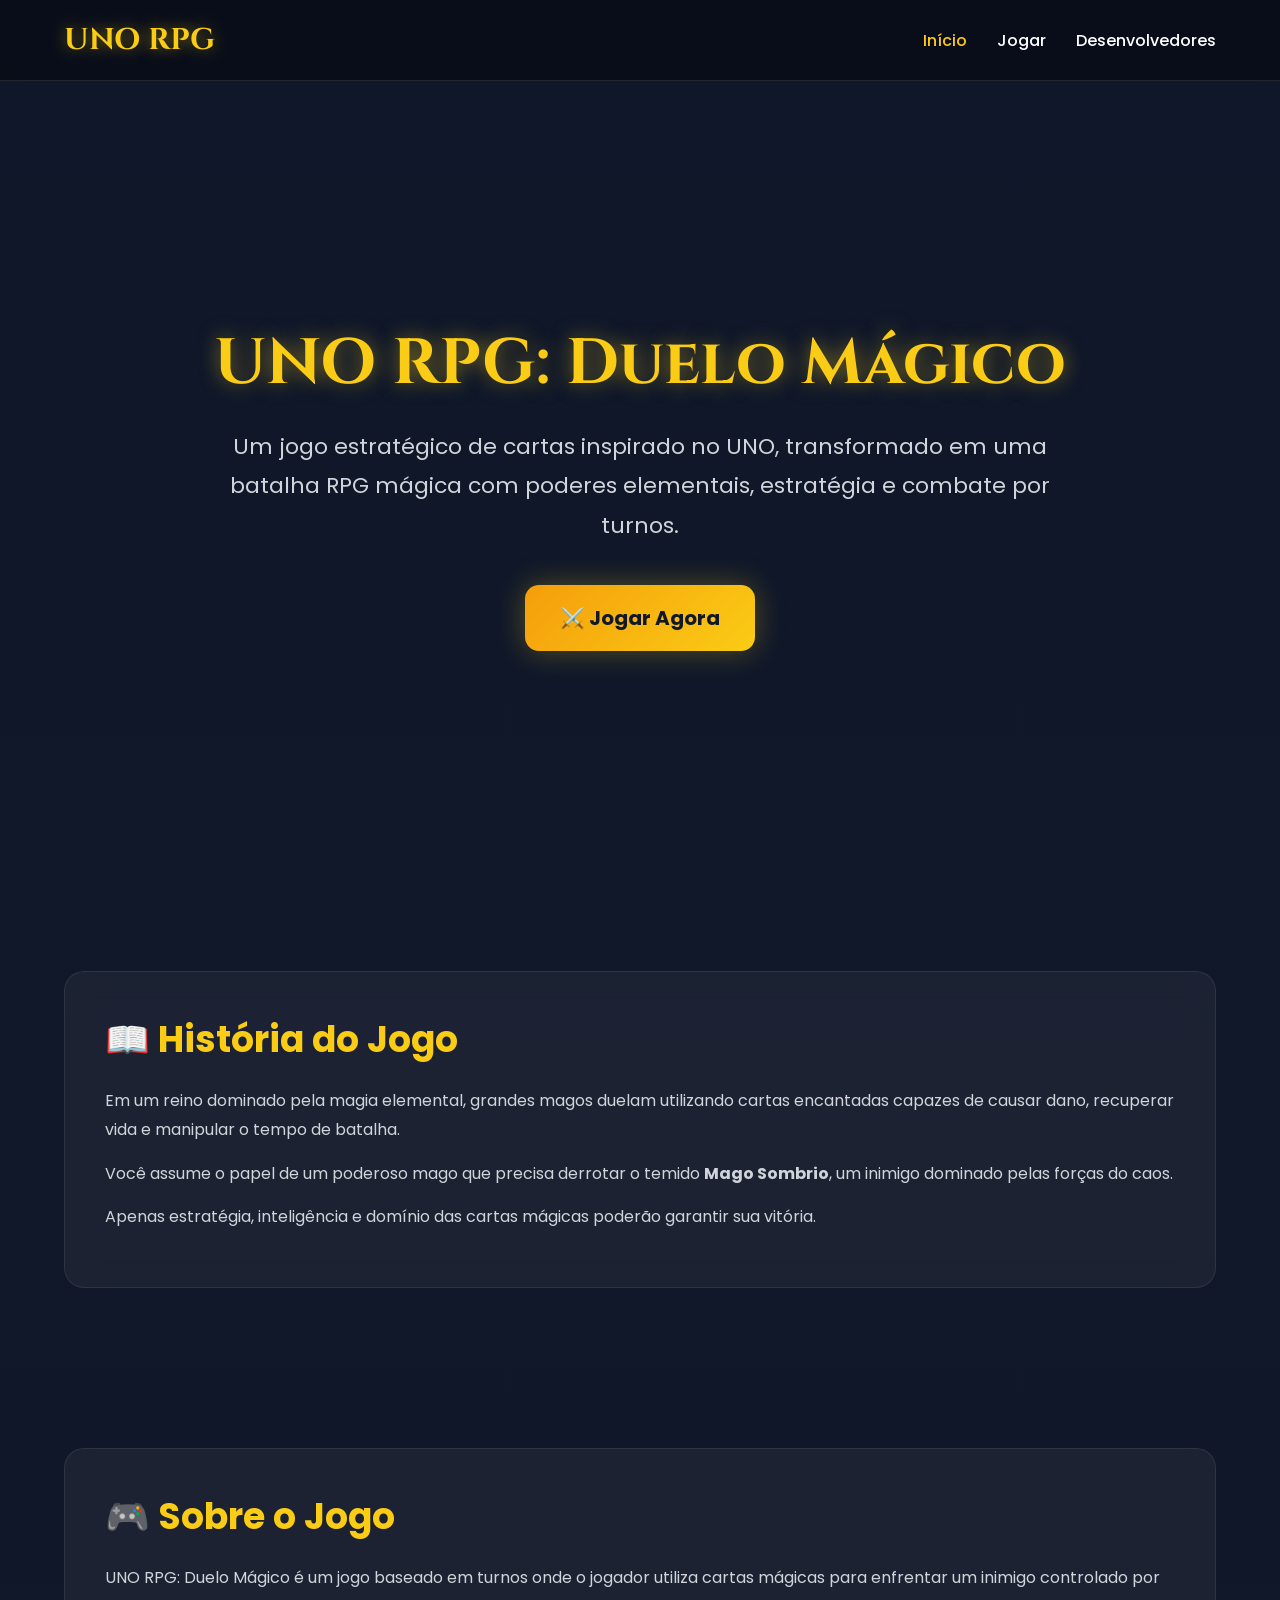
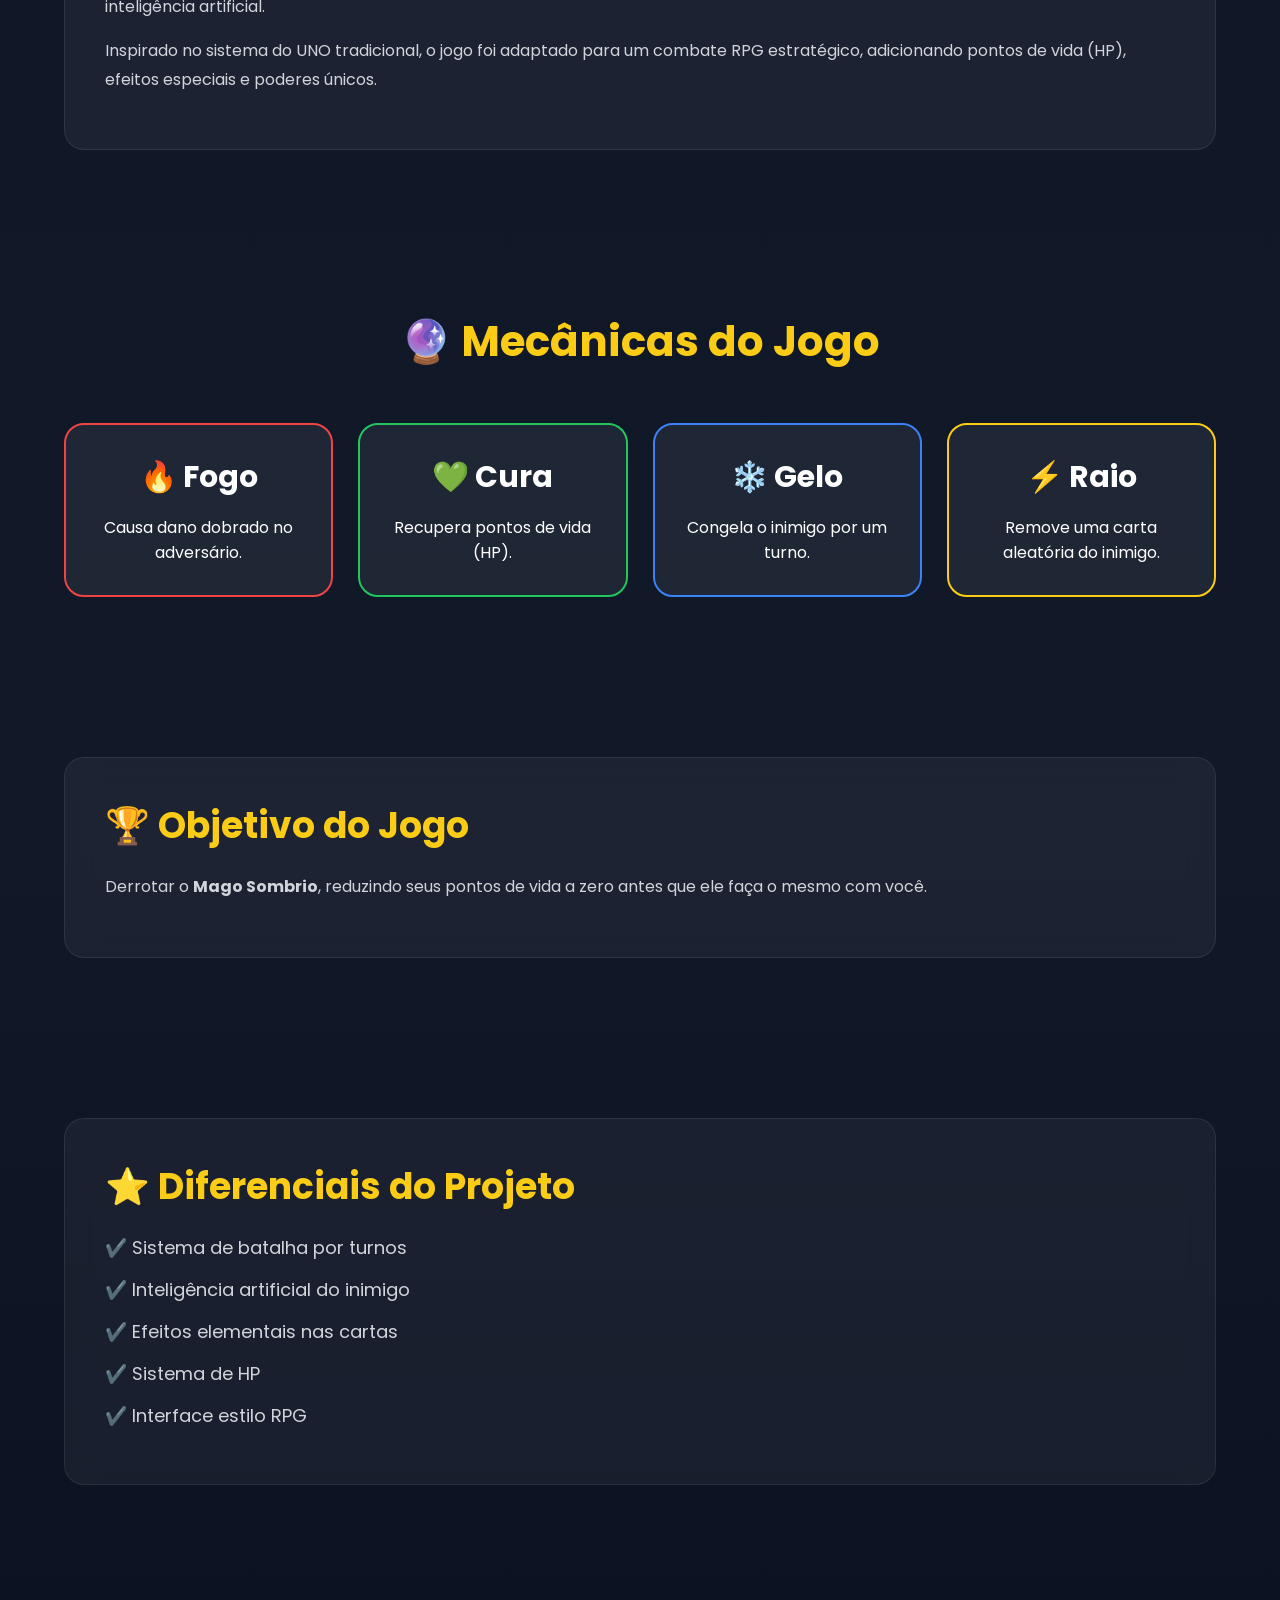
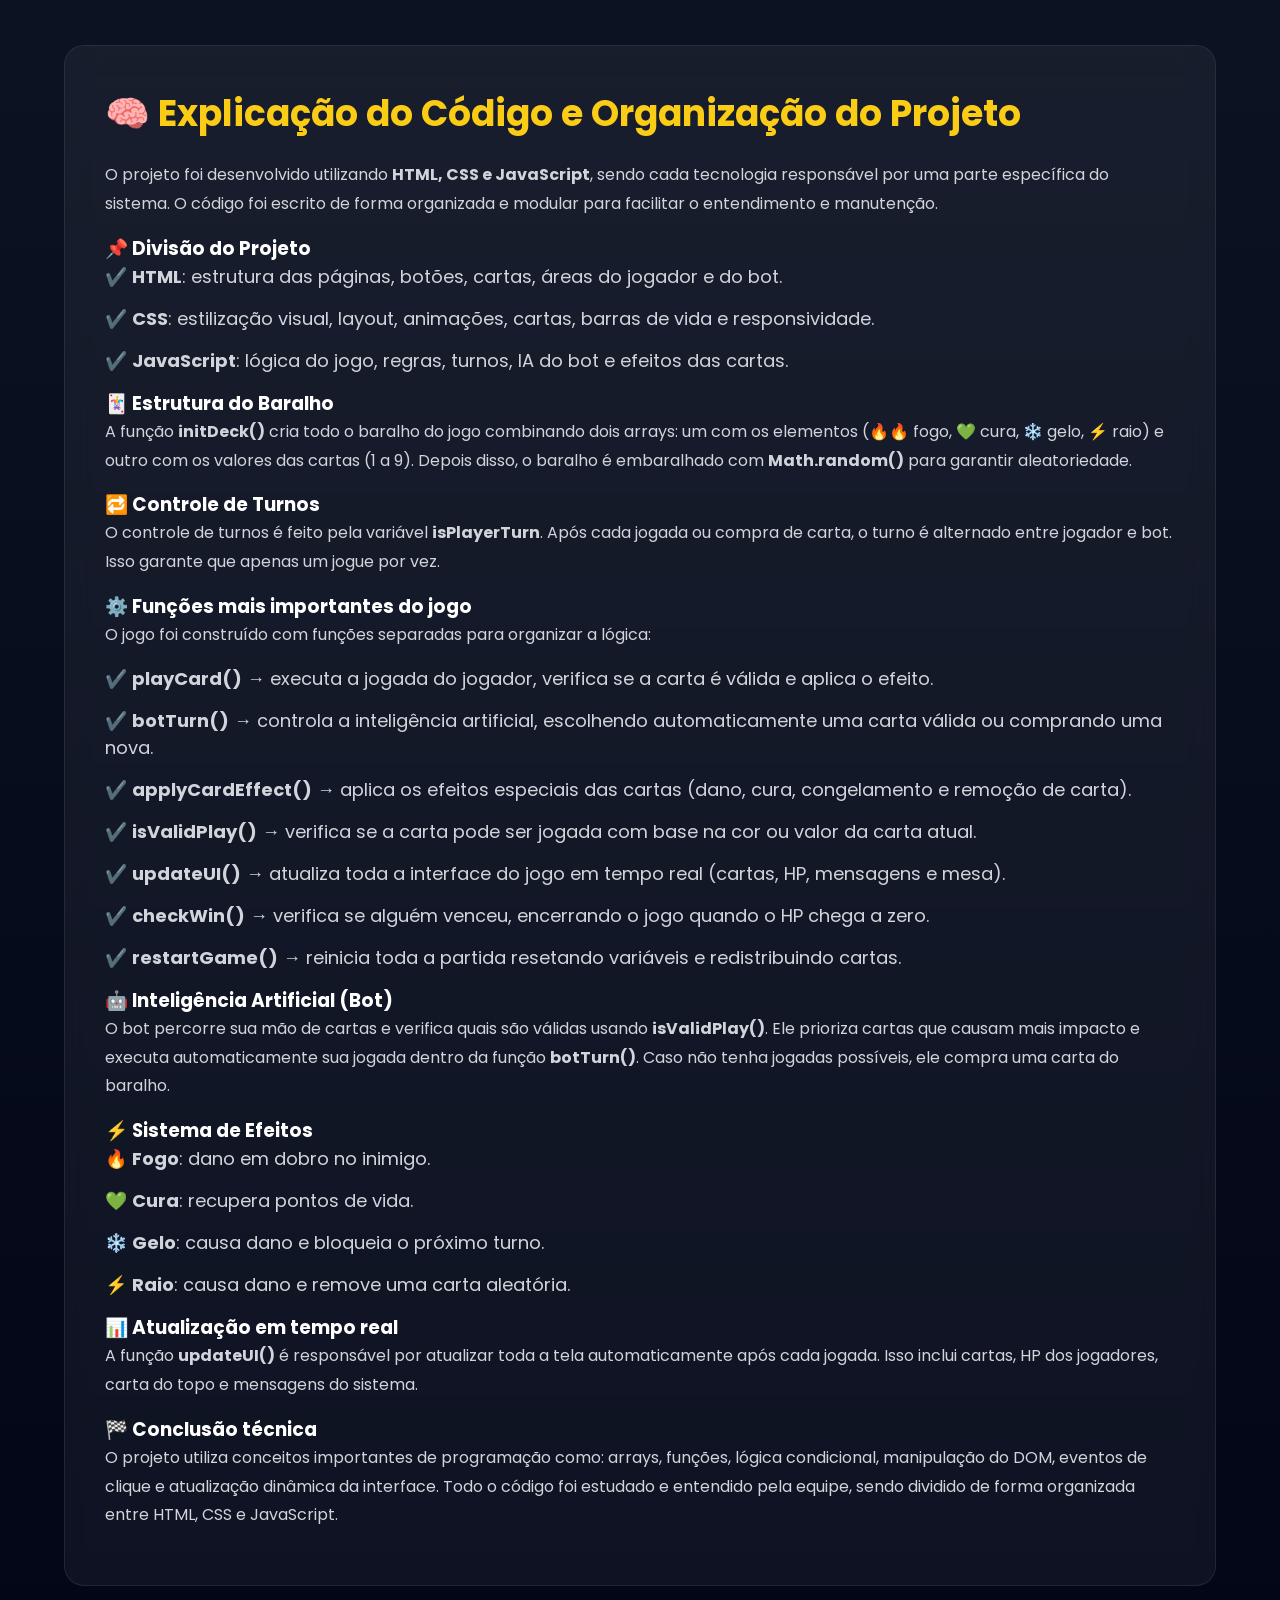
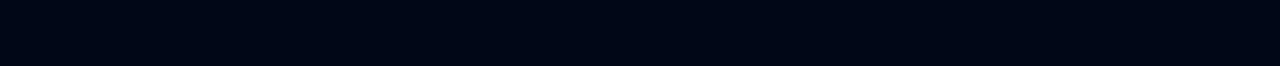
<file: pjogo/index.html>
<!DOCTYPE html>
<html lang="pt-BR">
<head>
    <meta charset="UTF-8">
    <meta name="viewport" content="width=device-width, initial-scale=1.0">
    <title>UNO RPG - Duelo Mágico</title>

    <link rel="stylesheet" href="style.css">

    <link rel="preconnect" href="https://fonts.googleapis.com">
    <link href="https://fonts.googleapis.com/css2?family=Cinzel:wght@400;600;700&family=Poppins:wght@300;400;500;600&display=swap" rel="stylesheet">
</head>
<body>

    <!-- MENU -->
    <header class="header">
        <nav class="navbar">
            <h1 class="logo">UNO RPG</h1>

            <ul class="nav-links">
                <li><a href="index.html" class="active">Início</a></li>
                <li><a href="jogo.html">Jogar</a></li>
                <li><a href="desenvolvedores.html">Desenvolvedores</a></li>
            </ul>
        </nav>
    </header>

    <!-- HERO -->
    <section class="hero">

        <div class="hero-content">

            <h2>UNO RPG: Duelo Mágico</h2>

            <p>
                Um jogo estratégico de cartas inspirado no UNO,
                transformado em uma batalha RPG mágica com
                poderes elementais, estratégia e combate por turnos.
            </p>

            <a href="jogo.html" class="btn-primary">
                ⚔️ Jogar Agora
            </a>

        </div>

    </section>

    <!-- HISTÓRIA -->
    <section class="section-container">

        <div class="card-section">

            <h2>📖 História do Jogo</h2>

            <p>
                Em um reino dominado pela magia elemental, grandes magos
                duelam utilizando cartas encantadas capazes de causar dano,
                recuperar vida e manipular o tempo de batalha.
            </p>

            <p>
                Você assume o papel de um poderoso mago que precisa derrotar
                o temido <strong>Mago Sombrio</strong>, um inimigo dominado
                pelas forças do caos.
            </p>

            <p>
                Apenas estratégia, inteligência e domínio das cartas mágicas
                poderão garantir sua vitória.
            </p>

        </div>

    </section>

    <!-- SOBRE O JOGO -->
    <section class="section-container">

        <div class="card-section">

            <h2>🎮 Sobre o Jogo</h2>

            <p>
                UNO RPG: Duelo Mágico é um jogo baseado em turnos onde o
                jogador utiliza cartas mágicas para enfrentar um inimigo
                controlado por inteligência artificial.
            </p>

            <p>
                Inspirado no sistema do UNO tradicional, o jogo foi
                adaptado para um combate RPG estratégico, adicionando
                pontos de vida (HP), efeitos especiais e poderes únicos.
            </p>

        </div>

    </section>

    <!-- MECÂNICAS -->
    <section class="section-container">

        <h2 class="center-title">
            🔮 Mecânicas do Jogo
        </h2>

        <div class="cards-grid">

            <div class="mechanic-card fire">
                <h3>🔥 Fogo</h3>
                <p>Causa dano dobrado no adversário.</p>
            </div>

            <div class="mechanic-card heal">
                <h3>💚 Cura</h3>
                <p>Recupera pontos de vida (HP).</p>
            </div>

            <div class="mechanic-card ice">
                <h3>❄️ Gelo</h3>
                <p>Congela o inimigo por um turno.</p>
            </div>

            <div class="mechanic-card thunder">
                <h3>⚡ Raio</h3>
                <p>Remove uma carta aleatória do inimigo.</p>
            </div>

        </div>

    </section>

    <!-- OBJETIVO -->
    <section class="section-container">

        <div class="card-section objective">

            <h2>🏆 Objetivo do Jogo</h2>

            <p>
                Derrotar o <strong>Mago Sombrio</strong>,
                reduzindo seus pontos de vida a zero antes que ele
                faça o mesmo com você.
            </p>

        </div>

    </section>

    <!-- DIFERENCIAIS -->
    <section class="section-container">

        <div class="card-section">

            <h2>⭐ Diferenciais do Projeto</h2>

            <ul class="features-list">
                <li>✔️ Sistema de batalha por turnos</li>
                <li>✔️ Inteligência artificial do inimigo</li>
                <li>✔️ Efeitos elementais nas cartas</li>
                <li>✔️ Sistema de HP</li>
                <li>✔️ Interface estilo RPG</li>
            </ul>

        </div>

    </section>

<!-- 🧠 EXPLICAÇÃO COMPLETA DO CÓDIGO -->
<section class="section-container">

    <div class="card-section">

        <h2>🧠 Explicação do Código e Organização do Projeto</h2>

        <p>
            O projeto foi desenvolvido utilizando <strong>HTML, CSS e JavaScript</strong>,
            sendo cada tecnologia responsável por uma parte específica do sistema.
            O código foi escrito de forma organizada e modular para facilitar o entendimento
            e manutenção.
        </p>

        <h3>📌 Divisão do Projeto</h3>

        <ul class="features-list">

            <li>
                ✔️ <strong>HTML</strong>: estrutura das páginas, botões, cartas,
                áreas do jogador e do bot.
            </li>

            <li>
                ✔️ <strong>CSS</strong>: estilização visual, layout, animações,
                cartas, barras de vida e responsividade.
            </li>

            <li>
                ✔️ <strong>JavaScript</strong>: lógica do jogo, regras,
                turnos, IA do bot e efeitos das cartas.
            </li>

        </ul>

        <h3>🃏 Estrutura do Baralho</h3>

        <p>
            A função <strong>initDeck()</strong> cria todo o baralho do jogo
            combinando dois arrays: um com os elementos (🔥🔥 fogo, 💚 cura, ❄️ gelo, ⚡ raio)
            e outro com os valores das cartas (1 a 9). Depois disso, o baralho é embaralhado
            com <strong>Math.random()</strong> para garantir aleatoriedade.
        </p>

        <h3>🔁 Controle de Turnos</h3>

        <p>
            O controle de turnos é feito pela variável <strong>isPlayerTurn</strong>.
            Após cada jogada ou compra de carta, o turno é alternado entre jogador e bot.
            Isso garante que apenas um jogue por vez.
        </p>

        <h3>⚙️ Funções mais importantes do jogo</h3>

        <p>
            O jogo foi construído com funções separadas para organizar a lógica:
        </p>

        <ul class="features-list">

            <li>
                ✔️ <strong>playCard()</strong> → executa a jogada do jogador,
                verifica se a carta é válida e aplica o efeito.
            </li>

            <li>
                ✔️ <strong>botTurn()</strong> → controla a inteligência artificial,
                escolhendo automaticamente uma carta válida ou comprando uma nova.
            </li>

            <li>
                ✔️ <strong>applyCardEffect()</strong> → aplica os efeitos especiais
                das cartas (dano, cura, congelamento e remoção de carta).
            </li>

            <li>
                ✔️ <strong>isValidPlay()</strong> → verifica se a carta pode ser jogada
                com base na cor ou valor da carta atual.
            </li>

            <li>
                ✔️ <strong>updateUI()</strong> → atualiza toda a interface do jogo
                em tempo real (cartas, HP, mensagens e mesa).
            </li>

            <li>
                ✔️ <strong>checkWin()</strong> → verifica se alguém venceu,
                encerrando o jogo quando o HP chega a zero.
            </li>

            <li>
                ✔️ <strong>restartGame()</strong> → reinicia toda a partida
                resetando variáveis e redistribuindo cartas.
            </li>

        </ul>

        <h3>🤖 Inteligência Artificial (Bot)</h3>

        <p>
            O bot percorre sua mão de cartas e verifica quais são válidas usando
            <strong>isValidPlay()</strong>. Ele prioriza cartas que causam mais impacto
            e executa automaticamente sua jogada dentro da função <strong>botTurn()</strong>.
            Caso não tenha jogadas possíveis, ele compra uma carta do baralho.
        </p>

        <h3>⚡ Sistema de Efeitos</h3>

        <ul class="features-list">

            <li>
                🔥 <strong>Fogo</strong>: dano em dobro no inimigo.
            </li>

            <li>
                💚 <strong>Cura</strong>: recupera pontos de vida.
            </li>

            <li>
                ❄️ <strong>Gelo</strong>: causa dano e bloqueia o próximo turno.
            </li>

            <li>
                ⚡ <strong>Raio</strong>: causa dano e remove uma carta aleatória.
            </li>

        </ul>

        <h3>📊 Atualização em tempo real</h3>

        <p>
            A função <strong>updateUI()</strong> é responsável por atualizar toda a tela
            automaticamente após cada jogada. Isso inclui cartas, HP dos jogadores,
            carta do topo e mensagens do sistema.
        </p>

        <h3>🏁 Conclusão técnica</h3>

        <p>
            O projeto utiliza conceitos importantes de programação como:
            arrays, funções, lógica condicional, manipulação do DOM, eventos de clique
            e atualização dinâmica da interface. Todo o código foi estudado e entendido
            pela equipe, sendo dividido de forma organizada entre HTML, CSS e JavaScript.
        </p>

    </div>

</section>


</html>
</file>
<file: pjogo/style.css>
/* =========================
   RESET
========================= */

*{
    margin:0;
    padding:0;
    box-sizing:border-box;
}

html{
    scroll-behavior:smooth;
}

body{
    background:
    linear-gradient(
        180deg,
        #0f172a,
        #111827,
        #020617
    );

    color:white;

    font-family:'Poppins',
    sans-serif;

    overflow-x:hidden;
}

/* =========================
   HEADER / MENU
========================= */

.header{
    width:100%;
    position:sticky;
    top:0;
    z-index:999;

    background:
    rgba(0,0,0,0.4);

    backdrop-filter:
    blur(12px);

    border-bottom:
    1px solid rgba(
        255,255,255,.1
    );
}

.navbar{
    width:90%;
    margin:auto;

    display:flex;
    justify-content:
    space-between;
    align-items:center;

    padding:20px 0;
}

.logo{
    font-family:
    'Cinzel',
    serif;

    font-size:30px;
    color:#facc15;

    text-shadow:
    0 0 15px
    rgba(250,204,21,.5);
}

.nav-links{
    display:flex;
    list-style:none;
    gap:30px;
}

.nav-links a{
    text-decoration:none;
    color:white;

    font-weight:500;

    transition:.3s;
}

.nav-links a:hover{
    color:#facc15;
}

.active{
    color:#facc15 !important;
}

/* =========================
   HERO
========================= */

.hero{
    min-height:90vh;

    display:flex;
    justify-content:center;
    align-items:center;

    text-align:center;

    padding:40px;
}

.hero-content{
    max-width:900px;
}

.hero h2{
    font-size:64px;

    font-family:
    'Cinzel',
    serif;

    margin-bottom:20px;

    color:#facc15;

    text-shadow:
    0 0 20px
    rgba(250,204,21,.5);
}

.hero p{
    font-size:22px;

    color:#d1d5db;

    line-height:1.8;

    margin-bottom:40px;
}

/* =========================
   BOTÕES
========================= */

.btn-primary{
    display:inline-block;

    background:
    linear-gradient(
        135deg,
        #f59e0b,
        #facc15
    );

    color:#111827;

    text-decoration:none;

    font-size:20px;
    font-weight:700;

    padding:
    18px 35px;

    border-radius:14px;

    transition:.3s;

    box-shadow:
    0 0 30px
    rgba(250,204,21,.3);
}

.btn-primary:hover{
    transform:
    translateY(-5px);

    box-shadow:
    0 0 35px
    rgba(250,204,21,.6);
}

/* =========================
   SECTION
========================= */

.section-container{
    width:90%;
    margin:auto;

    padding:
    80px 0;
}

.card-section{
    background:
    rgba(255,255,255,.05);

    border:
    1px solid rgba(
        255,255,255,.08
    );

    padding:40px;

    border-radius:20px;

    backdrop-filter:
    blur(15px);
}

.card-section h2{
    margin-bottom:20px;

    font-size:36px;

    color:#facc15;
}

.card-section p{
    color:#d1d5db;

    line-height:1.8;

    margin-bottom:15px;
}

.center-title{
    text-align:center;

    margin-bottom:50px;

    color:#facc15;

    font-size:42px;
}

/* =========================
   MECÂNICAS
========================= */

.cards-grid{
    display:grid;

    grid-template-columns:
    repeat(
        auto-fit,
        minmax(
            250px,
            1fr
        )
    );

    gap:25px;
}

.mechanic-card{
    padding:30px;

    border-radius:20px;

    text-align:center;

    transition:.3s;

    background:
    rgba(255,255,255,.06);
}

.mechanic-card:hover{
    transform:
    translateY(-10px);
}

.mechanic-card h3{
    margin-bottom:15px;

    font-size:30px;
}

.fire{
    border:
    2px solid #ef4444;
}

.heal{
    border:
    2px solid #22c55e;
}

.ice{
    border:
    2px solid #3b82f6;
}

.thunder{
    border:
    2px solid #facc15;
}

/* =========================
   LISTAS
========================= */

.features-list{
    list-style:none;
}

.features-list li{
    margin-bottom:15px;

    font-size:18px;

    color:#d1d5db;
}

/* =========================
   FOOTER
========================= */

.footer{
    text-align:center;

    padding:30px;

    margin-top:50px;

    border-top:
    1px solid rgba(
        255,255,255,.08
    );

    color:#9ca3af;
}

/* =========================
   GAME HEADER
========================= */

.game-header{
    text-align:center;

    padding:
    60px 20px;
}

.game-header h1{
    font-size:52px;

    color:#facc15;

    margin-bottom:20px;
}

.game-header p{
    color:#d1d5db;
}

/* =========================
   INFO CARDS
========================= */

.game-info-container{
    width:90%;
    margin:auto;

    display:grid;

    grid-template-columns:
    repeat(
        auto-fit,
        minmax(
            280px,
            1fr
        )
    );

    gap:25px;

    margin-bottom:50px;
}

.info-card{
    background:
    rgba(255,255,255,.05);

    padding:30px;

    border-radius:20px;

    border:
    1px solid rgba(
        255,255,255,.08
    );
}

.info-card h2{
    margin-bottom:20px;

    color:#facc15;
}

.info-card p,
.info-card li{
    line-height:1.7;

    color:#d1d5db;
}

/* =========================
   START BUTTON
========================= */

.start-container{
    text-align:center;

    margin-bottom:40px;
}

#start-game-btn{
    border:none;
    cursor:pointer;
}

/* =========================
   GAME
========================= */

#game-wrapper{
    position:relative;

    min-height:100vh;

    padding-bottom:100px;
}

.hidden{
    display:none !important;
}

.avatar{
    position:absolute;

    width:140px;

    image-rendering:
    pixelated;

    filter:
    drop-shadow(
        0 0 20px rgba(
            0,0,0,.5
        )
    );
}

#bot-avatar{
    top:20px;
    right:30px;
}

#player-avatar{
    bottom:40px;
    left:30px;

    transform:
    scaleX(-1);
}

#bot-area{
    text-align:center;

    padding-top:40px;
}

#center-area{
    display:flex;
    justify-content:center;
    gap:40px;

    margin:50px 0;
}

#player-section{
    text-align:center;
}

#player-area{
    display:flex;
    justify-content:center;
    flex-wrap:wrap;
    gap:12px;

    padding:20px;
}

/* =========================
   HP BAR
========================= */

.hp-container{
    width:320px;
    height:28px;

    background:#374151;

    border-radius:30px;

    overflow:hidden;

    margin:15px auto;

    position:relative;

    border:
    2px solid rgba(
        255,255,255,.15
    );
}

.hp-bar{
    width:100%;
    height:100%;

    background:
    linear-gradient(
        90deg,
        #ef4444,
        #dc2626
    );

    transition:
    width .4s ease;
}

.hp-text{
    position:absolute;

    left:50%;
    top:50%;

    transform:
    translate(-50%,-50%);

    font-size:14px;
    font-weight:700;
}

/* =========================
   STATUS
========================= */

#status-msg{
    text-align:center;

    font-size:22px;

    margin-bottom:15px;

    color:#facc15;

    font-weight:600;
}

/* =========================
   CARTAS
========================= */

.card{
    width:110px;
    height:160px;

    border-radius:20px;

    display:flex;
    flex-direction:column;
    justify-content:center;
    align-items:center;

    cursor:pointer;

    font-weight:bold;

    position:relative;

    transition:.25s;

    border:
    4px solid rgba(
        255,255,255,.2
    );

    box-shadow:
    0 10px 25px rgba(
        0,0,0,.35
    );
}

.card:hover{
    transform:
    translateY(-12px)
    scale(1.03);
}

.card-icon{
    font-size:32px;

    margin-bottom:10px;
}

.card span{
    font-size:34px;
    font-weight:700;
}

.back{
    background:
    linear-gradient(
        145deg,
        #1f2937,
        #111827
    );

    border:
    2px solid #475569;

    color:#facc15;
}

/* =========================
   BOT CARDS
========================= */

.bot-card{
    width:55px;
    height:80px;

    display:inline-block;

    margin:0 4px;

    border-radius:10px;

    background:
    linear-gradient(
        145deg,
        #374151,
        #111827
    );

    border:
    2px solid rgba(
        255,255,255,.08
    );
}

/* =========================
   MODAL
========================= */

#game-over-modal{
    position:fixed;

    top:0;
    left:0;

    width:100%;
    height:100%;

    background:
    rgba(0,0,0,.8);

    display:flex;
    justify-content:center;
    align-items:center;

    z-index:9999;
}

.modal-content{
    background:
    #111827;

    padding:50px;

    border-radius:25px;

    text-align:center;

    border:
    1px solid rgba(
        255,255,255,.1
    );

    box-shadow:
    0 0 40px rgba(
        0,0,0,.4
    );
}

.modal-content h1{
    margin-bottom:20px;

    color:#facc15;
}

.modal-content button{
    border:none;

    cursor:pointer;

    padding:
    15px 30px;

    border-radius:12px;

    background:
    linear-gradient(
        135deg,
        #f59e0b,
        #facc15
    );

    font-weight:700;

    transition:.3s;
}

.modal-content button:hover{
    transform:
    scale(1.05);
}

/* =========================
   CANVAS
========================= */

#magicCanvas{
    position:fixed;

    top:0;
    left:0;

    width:100%;
    height:100%;

    z-index:-1;
}

/* =========================
   DEVELOPERS
========================= */

.developers-header{
    text-align:center;

    padding:
    80px 20px;
}

.developers-header h1{
    color:#facc15;

    font-size:52px;

    margin-bottom:20px;
}

.developers-header p{
    color:#d1d5db;
}

.developers-container{
    width:90%;
    margin:auto;
}

.developer-card{
    background:
    rgba(255,255,255,.05);

    border:
    1px solid rgba(
        255,255,255,.08
    );

    padding:40px;

    border-radius:25px;

    text-align:center;
}

.developer-avatar{
    width:140px;
    height:140px;

    border-radius:50%;

    margin-bottom:20px;
}

.developer-card h2{
    color:#facc15;

    margin-bottom:15px;
}

.developer-card p{
    color:#d1d5db;

    line-height:1.8;
}

.tech-grid{
    display:grid;

    grid-template-columns:
    repeat(
        auto-fit,
        minmax(
            150px,
            1fr
        )
    );

    gap:20px;
}

.tech-card{
    padding:20px;

    text-align:center;

    border-radius:16px;

    background:
    rgba(255,255,255,.06);

    border:
    1px solid rgba(
        255,255,255,.08
    );
}

/* =========================
   WARNING BOX
========================= */

.warning-box{
    border:
    1px solid rgba(
        250,204,21,.25
    );
}

/* =========================
   ANIMAÇÕES
========================= */

.take-damage{
    animation:
    shake .4s ease;
}

@keyframes shake{
    0%{
        transform:
        translateX(0);
    }

    25%{
        transform:
        translateX(-8px);
    }

    50%{
        transform:
        translateX(8px);
    }

    75%{
        transform:
        translateX(-8px);
    }

    100%{
        transform:
        translateX(0);
    }
}

/* =========================
   RESPONSIVO
========================= */

@media(max-width:900px){

    .hero h2{
        font-size:42px;
    }

    .navbar{
        flex-direction:column;
        gap:20px;
    }

    .nav-links{
        flex-wrap:wrap;
        justify-content:center;
    }

    #center-area{
        flex-direction:column;
    }

    .avatar{
        width:90px;
    }

    .hp-container{
        width:90%;
    }

    .card{
        width:90px;
        height:140px;
    }

    .card span{
        font-size:26px;
    }
}
</file>
